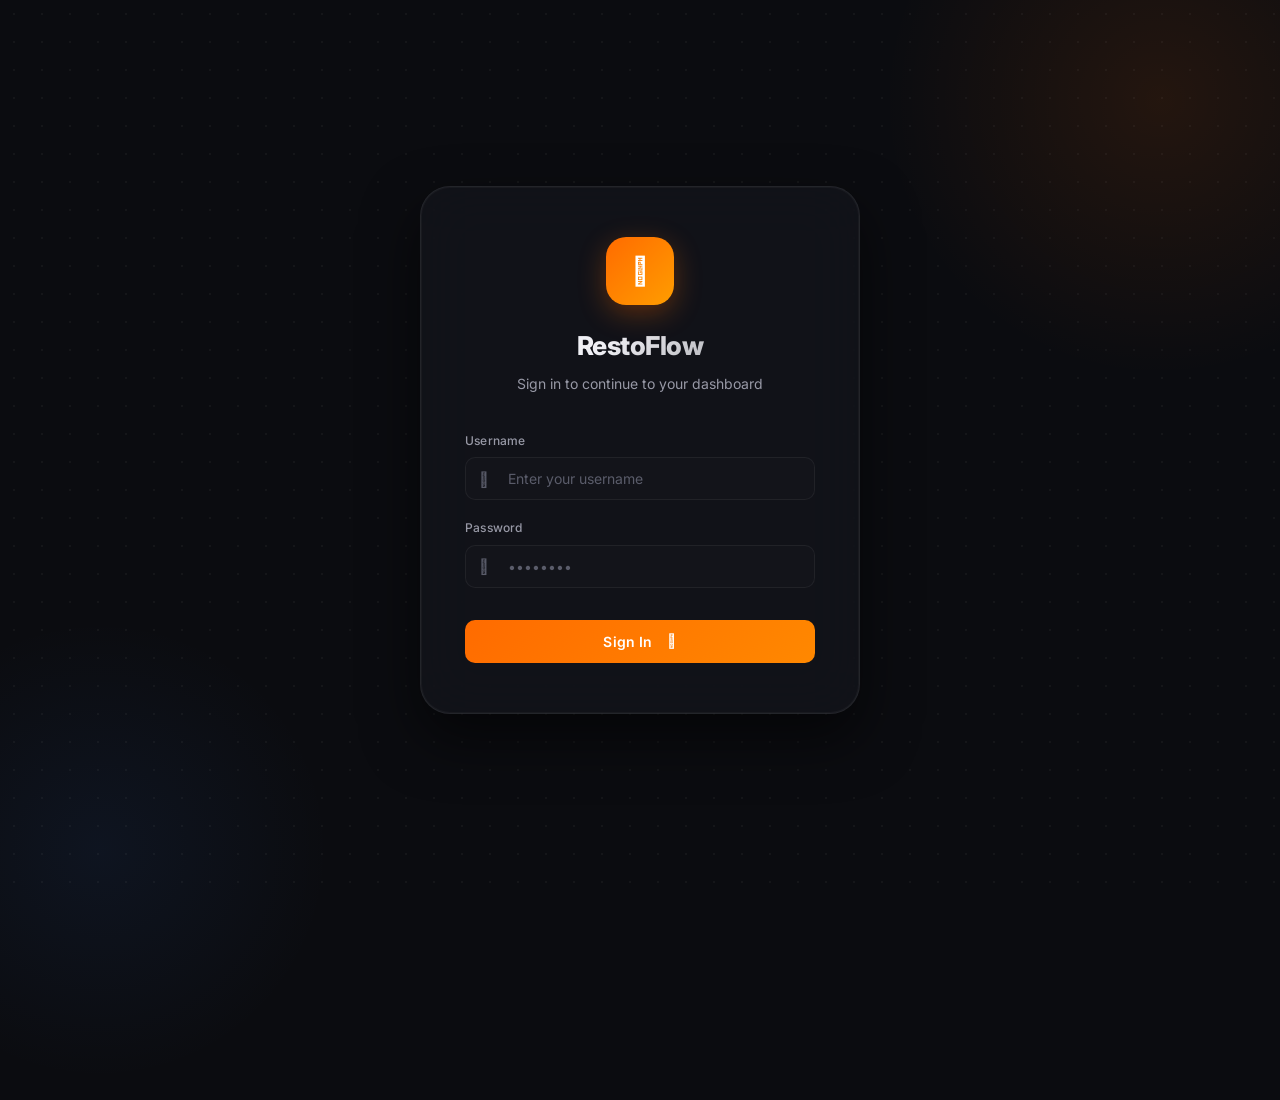
<file: index.html>
<!DOCTYPE html>
<html lang="en">
<head>
  <meta charset="UTF-8">
  <meta name="viewport" content="width=device-width, initial-scale=1.0">
  <title>RestoFlow | Login</title>
  <meta name="description" content="Sign in to your RestoFlow restaurant accounting dashboard.">
  <link rel="stylesheet" href="style.css">
  <link rel="stylesheet" href="https://cdnjs.cloudflare.com/ajax/libs/font-awesome/6.4.0/css/all.min.css">
</head>
<body class="login-body">

  <!-- Dot-grid texture overlay -->
  <div class="login-bg-grid"></div>

  <div class="login-card fade-in">
    <div class="login-header">
      <!-- Animated brand icon -->
      <div class="login-icon-wrap">
        <div class="login-icon">
          <i class="fa-solid fa-utensils"></i>
        </div>
      </div>
      <h1 class="login-title">RestoFlow</h1>
      <p class="login-subtitle">Sign in to continue to your dashboard</p>
    </div>

    <form id="loginForm">
      <div class="form-group">
        <label class="form-label" for="usernameInput">Username</label>
        <div class="input-icon-wrapper">
          <i class="fa-regular fa-user"></i>
          <input
            type="text"
            id="usernameInput"
            class="form-control"
            placeholder="Enter your username"
            required
            autocomplete="username"
          >
        </div>
      </div>

      <div class="form-group" style="margin-bottom: 28px;">
        <label class="form-label" for="passwordInput">Password</label>
        <div class="input-icon-wrapper">
          <i class="fa-solid fa-lock"></i>
          <input
            type="password"
            id="passwordInput"
            class="form-control"
            placeholder="••••••••"
            required
            autocomplete="current-password"
          >
        </div>
      </div>

      <p id="loginError" class="login-error" style="display: none;">
        <i class="fa-solid fa-circle-exclamation"></i> Please fill in all fields.
      </p>

      <button type="submit" class="btn-primary login-btn">
        Sign In &nbsp;<i class="fa-solid fa-arrow-right"></i>
      </button>
    </form>
  </div>

  <script>
    // Already logged in → skip to dashboard
    if (localStorage.getItem('rf_username')) {
      window.location.href = 'dashboard.html';
    }

    document.getElementById('loginForm').addEventListener('submit', function (e) {
      e.preventDefault();
      const username = document.getElementById('usernameInput').value.trim();
      const password = document.getElementById('passwordInput').value.trim();
      const errorEl  = document.getElementById('loginError');

      if (!username || !password) {
        errorEl.style.display = 'flex';
        return;
      }

      localStorage.setItem('rf_username', username);
      window.location.href = 'dashboard.html';
    });
  </script>
</body>
</html>
</file>
<file: style.css>
/* ============================================================
   style.css — RestoFlow Dashboard  (Premium Edition)
   ============================================================ */

@import url('https://fonts.googleapis.com/css2?family=Inter:wght@300;400;500;600;700;800&display=swap');

/* ── Design Tokens ───────────────────────────────────────── */
:root {
  /* Background layers */
  --bg-base:        #0b0c10;
  --bg-surface:     #13141a;
  --bg-elevated:    #1a1c24;
  --bg-hover:       #21232e;

  /* Brand */
  --accent:         #ff6b00;
  --accent-mid:     #ff8533;
  --accent-light:   #ffaa66;
  --accent-glow:    rgba(255, 107, 0, 0.22);

  /* Semantic */
  --green:          #10b981;
  --green-dim:      rgba(16, 185, 129, 0.12);
  --red:            #ef4444;
  --red-dim:        rgba(239, 68, 68, 0.12);
  --blue:           #3b82f6;
  --purple:         #8b5cf6;

  /* Text */
  --text-primary:   #f0f0f5;
  --text-secondary: #9899a6;
  --text-dim:       #5a5c6a;

  /* Borders */
  --border:         rgba(255, 255, 255, 0.06);
  --border-accent:  rgba(255, 107, 0, 0.28);

  /* Shadows */
  --shadow-xs:  0 2px 8px rgba(0,0,0,.28);
  --shadow-sm:  0 4px 16px rgba(0,0,0,.36);
  --shadow-md:  0 12px 32px rgba(0,0,0,.48);
  --shadow-lg:  0 24px 56px rgba(0,0,0,.56);
  --shadow-accent: 0 8px 28px rgba(255,107,0,.32);

  /* Geometry */
  --radius-sm:  10px;
  --radius-md:  16px;
  --radius-lg:  22px;
  --radius-xl:  30px;

  /* Motion */
  --ease-out:   cubic-bezier(0.22, 1, 0.36, 1);
  --ease-spring:cubic-bezier(0.34, 1.56, 0.64, 1);
  --t-fast:     0.18s;
  --t-mid:      0.3s;
  --t-slow:     0.5s;
}

/* ── Reset ───────────────────────────────────────────────── */
*, *::before, *::after {
  margin: 0; padding: 0;
  box-sizing: border-box;
  font-family: 'Inter', 'Poppins', sans-serif;
}

html { -webkit-font-smoothing: antialiased; }

body {
  background-color: var(--bg-base);
  color: var(--text-primary);
  min-height: 100vh;
  overflow-x: hidden;
  line-height: 1.6;
}

a { text-decoration: none; color: inherit; }
ul { list-style: none; }
input, button { border: none; outline: none; background: none; }

/* ── Keyframes ───────────────────────────────────────────── */
@keyframes fadeInUp {
  from { opacity: 0; transform: translateY(28px); }
  to   { opacity: 1; transform: translateY(0); }
}
@keyframes spin {
  to { transform: rotate(360deg); }
}
@keyframes pulse-glow {
  0%, 100% { box-shadow: 0 0 0 0 var(--accent-glow); }
  50%       { box-shadow: 0 0 0 8px transparent; }
}
@keyframes float-orb {
  0%, 100% { transform: translateY(0) scale(1); }
  50%       { transform: translateY(-18px) scale(1.04); }
}

.fade-in { animation: fadeInUp var(--t-slow) var(--ease-out) both; }

/* Stagger card entry animations */
.fade-in > * { animation: fadeInUp var(--t-slow) var(--ease-out) both; }
.fade-in > *:nth-child(1) { animation-delay: 0.04s; }
.fade-in > *:nth-child(2) { animation-delay: 0.10s; }
.fade-in > *:nth-child(3) { animation-delay: 0.16s; }
.fade-in > *:nth-child(4) { animation-delay: 0.22s; }

/* ── App Layout ──────────────────────────────────────────── */
.app-container {
  display: flex;
  height: 100vh;
}

/* ── SIDEBAR ─────────────────────────────────────────────── */
.sidebar {
  width: 264px;
  background: linear-gradient(180deg, #16171f 0%, #111218 100%);
  border-right: 1px solid var(--border);
  padding: 28px 16px;
  display: flex;
  flex-direction: column;
  flex-shrink: 0;
  position: relative;
  overflow: hidden;
  transition: width var(--t-mid) var(--ease-out);
}

/* Subtle bottom-glow accent in sidebar */
.sidebar::after {
  content: '';
  position: absolute;
  bottom: -60px;
  left: 50%;
  transform: translateX(-50%);
  width: 180px;
  height: 180px;
  background: radial-gradient(circle, rgba(255,107,0,.12) 0%, transparent 70%);
  pointer-events: none;
  animation: float-orb 6s ease-in-out infinite;
}

/* ── Sidebar Logo ── */
.sidebar-logo {
  display: flex;
  align-items: center;
  gap: 11px;
  margin-bottom: 40px;
  padding: 0 10px;
  text-decoration: none;
}

.logo-icon {
  width: 38px;
  height: 38px;
  background: linear-gradient(135deg, var(--accent) 0%, #ff9d00 100%);
  border-radius: 10px;
  display: flex;
  align-items: center;
  justify-content: center;
  font-size: 18px;
  color: #fff;
  box-shadow: var(--shadow-accent);
  flex-shrink: 0;
}

.logo-text {
  font-size: 18px;
  font-weight: 800;
  letter-spacing: -0.3px;
  color: var(--text-primary);
}

.logo-text span {
  background: linear-gradient(90deg, var(--accent), var(--accent-light));
  -webkit-background-clip: text;
  -webkit-text-fill-color: transparent;
  background-clip: text;
}

/* ── Sidebar section label ── */
.nav-section-label {
  font-size: 10px;
  font-weight: 600;
  letter-spacing: 1.2px;
  text-transform: uppercase;
  color: var(--text-dim);
  padding: 0 12px;
  margin-bottom: 8px;
  margin-top: 24px;
}

.nav-section-label:first-of-type { margin-top: 0; }

.nav-links {
  display: flex;
  flex-direction: column;
  gap: 3px;
  flex: 1;
}

.nav-item {
  display: flex;
  align-items: center;
  gap: 12px;
  padding: 11px 14px;
  border-radius: var(--radius-sm);
  color: var(--text-secondary);
  font-weight: 500;
  font-size: 14px;
  transition: background var(--t-fast) ease, color var(--t-fast) ease, transform var(--t-fast) var(--ease-out);
  cursor: pointer;
  position: relative;
  overflow: hidden;
}

.nav-item::before {
  content: '';
  position: absolute;
  inset: 0;
  background: linear-gradient(90deg, rgba(255,107,0,0) 0%, rgba(255,107,0,0.06) 100%);
  opacity: 0;
  transition: opacity var(--t-fast) ease;
  border-radius: inherit;
}

.nav-item i {
  font-size: 17px;
  width: 20px;
  text-align: center;
  flex-shrink: 0;
  transition: color var(--t-fast) ease;
}

.nav-item:hover {
  background: var(--bg-hover);
  color: var(--text-primary);
  transform: translateX(3px);
}
.nav-item:hover::before { opacity: 1; }

/* Active nav pill */
.nav-item.active {
  background: linear-gradient(135deg, rgba(255,107,0,.18) 0%, rgba(255,133,51,.08) 100%);
  color: var(--accent-light);
  border: 1px solid var(--border-accent);
}
.nav-item.active i { color: var(--accent); }

/* Active left bar indicator */
.nav-item.active::after {
  content: '';
  position: absolute;
  left: 0; top: 20%; bottom: 20%;
  width: 3px;
  background: linear-gradient(180deg, var(--accent), var(--accent-mid));
  border-radius: 0 3px 3px 0;
}

/* ── Sidebar Footer (logout hint) ── */
.sidebar-footer {
  margin-top: auto;
  padding-top: 24px;
  border-top: 1px solid var(--border);
}

.sidebar-footer .nav-item { color: var(--text-dim); font-size: 13px; }
.sidebar-footer .nav-item:hover { color: var(--red); }
.sidebar-footer .nav-item:hover i { color: var(--red); }

/* ── MAIN CONTENT ─────────────────────────────────────────── */
.main-content {
  flex: 1;
  display: flex;
  flex-direction: column;
  overflow-y: auto;
  overflow-x: hidden;
  min-width: 0;
  background: var(--bg-base);
  position: relative;
}

/* Ambient orb behind content */
.main-content::before {
  content: '';
  position: fixed;
  top: -120px; right: -100px;
  width: 520px; height: 520px;
  background: radial-gradient(circle, rgba(255,107,0,.055) 0%, transparent 68%);
  pointer-events: none;
  z-index: 0;
}
.main-content::after {
  content: '';
  position: fixed;
  bottom: -80px; left: 260px;
  width: 400px; height: 400px;
  background: radial-gradient(circle, rgba(59,130,246,.04) 0%, transparent 65%);
  pointer-events: none;
  z-index: 0;
}

/* ── TOP HEADER ──────────────────────────────────────────── */
.top-header {
  height: 72px;
  padding: 0 36px;
  display: flex;
  align-items: center;
  justify-content: space-between;
  border-bottom: 1px solid var(--border);
  background: rgba(11, 12, 16, 0.82);
  backdrop-filter: blur(18px);
  -webkit-backdrop-filter: blur(18px);
  position: sticky;
  top: 0;
  z-index: 50;
  flex-shrink: 0;
}

.page-title {
  font-size: 20px;
  font-weight: 700;
  letter-spacing: -0.3px;
  color: var(--text-primary);
}

/* Breadcrumb-style subtitle */
.page-subtitle {
  font-size: 12px;
  color: var(--text-dim);
  font-weight: 400;
  margin-top: 1px;
}

/* ── Profile Area ── */
.user-profile {
  display: flex;
  align-items: center;
  gap: 12px;
  cursor: pointer;
  padding: 7px 12px 7px 16px;
  border-radius: 50px;
  border: 1px solid var(--border);
  background: var(--bg-elevated);
  transition: all var(--t-fast) ease;
}

.user-profile:hover {
  border-color: var(--border-accent);
  background: var(--bg-hover);
  box-shadow: 0 4px 16px rgba(255,107,0,.1);
}

.user-info {
  display: flex;
  flex-direction: column;
  align-items: flex-end;
}

.user-name {
  font-weight: 600;
  font-size: 13px;
  line-height: 1.2;
  color: var(--text-primary);
}

.user-role {
  font-size: 10px;
  color: var(--accent);
  font-weight: 600;
  letter-spacing: 0.8px;
  text-transform: uppercase;
}

/* Avatar */
.avatar {
  width: 36px;
  height: 36px;
  border-radius: 50%;
  object-fit: cover;
  border: 2px solid var(--accent);
  box-shadow: 0 0 0 3px rgba(255,107,0,.18);
  transition: box-shadow var(--t-fast) ease;
  flex-shrink: 0;
  background: var(--bg-hover);
}

.user-profile:hover .avatar {
  box-shadow: 0 0 0 4px rgba(255,107,0,.3), var(--shadow-accent);
}

/* ── CONTENT WRAPPER ─────────────────────────────────────── */
.content-wrapper {
  padding: 32px 36px 48px;
  position: relative;
  z-index: 1;
}

/* ── SECTION HEADING ─────────────────────────────────────── */
.section-heading {
  font-size: 13px;
  font-weight: 600;
  text-transform: uppercase;
  letter-spacing: 1px;
  color: var(--text-dim);
  margin-bottom: 16px;
}

/* ── CARD ────────────────────────────────────────────────── */
.card {
  background: linear-gradient(145deg, var(--bg-elevated) 0%, var(--bg-surface) 100%);
  border: 1px solid var(--border);
  border-radius: var(--radius-lg);
  padding: 24px;
  box-shadow: var(--shadow-sm);
  transition:
    transform var(--t-mid) var(--ease-out),
    box-shadow var(--t-mid) ease,
    border-color var(--t-mid) ease;
  position: relative;
  overflow: hidden;
}

/* Subtle inner top-edge highlight */
.card::before {
  content: '';
  position: absolute;
  top: 0; left: 0; right: 0;
  height: 1px;
  background: linear-gradient(90deg, transparent 0%, rgba(255,255,255,.06) 50%, transparent 100%);
  pointer-events: none;
}

.card:hover {
  transform: translateY(-4px);
  box-shadow: var(--shadow-md);
  border-color: rgba(255,255,255,.10);
}

/* ── Card Header ── */
.card-header {
  display: flex;
  align-items: center;
  justify-content: space-between;
  margin-bottom: 22px;
  gap: 12px;
}

.card-title {
  font-size: 15px;
  font-weight: 700;
  letter-spacing: -0.2px;
  display: flex;
  align-items: center;
  gap: 8px;
}

.card-title i { color: var(--accent); font-size: 16px; }

/* ── STATS GRID ──────────────────────────────────────────── */
.stats-grid {
  display: grid;
  grid-template-columns: repeat(auto-fit, minmax(250px, 1fr));
  gap: 18px;
  margin-bottom: 28px;
}

/* Stat Card overrides */
.stat-card {
  display: flex;
  align-items: center;
  gap: 18px;
  padding: 20px 22px;
  position: relative;
  overflow: hidden;
}

/* Watermark icon in background */
.stat-card::after {
  content: '';
  position: absolute;
  right: -8px; top: -8px;
  width: 80px; height: 80px;
  background: inherit;
  opacity: 0;  /* overridden per-card */
  pointer-events: none;
}

.stat-card:hover { transform: translateY(-5px); }

/* Gradient border-left using box-shadow trick */
.stat-card.border-green {
  border-left: 3px solid var(--green);
  box-shadow: var(--shadow-sm), inset 3px 0 14px rgba(16,185,129,.06);
}
.stat-card.border-red {
  border-left: 3px solid var(--red);
  box-shadow: var(--shadow-sm), inset 3px 0 14px rgba(239,68,68,.06);
}
.stat-card.border-orange {
  border-left: 3px solid var(--accent);
  box-shadow: var(--shadow-sm), inset 3px 0 14px rgba(255,107,0,.06);
}

/* ── Stat Icon ── */
.stat-icon {
  width: 52px;
  height: 52px;
  border-radius: 14px;
  display: flex;
  align-items: center;
  justify-content: center;
  font-size: 20px;
  flex-shrink: 0;
  position: relative;
  transition: transform var(--t-fast) var(--ease-spring);
}

/* Icon colour variants */
.stat-icon.green { background: var(--green-dim); color: var(--green); }
.stat-icon.red   { background: var(--red-dim);   color: var(--red); }
.stat-icon.orange {
  background: rgba(255,107,0,.12);
  color: var(--accent);
}

.stat-card:hover .stat-icon { transform: scale(1.12) rotate(-4deg); }

/* ── Stat Details ── */
.stat-details { display: flex; flex-direction: column; min-width: 0; flex: 1; }

.stat-label {
  color: var(--text-secondary);
  font-size: 12px;
  font-weight: 500;
  margin-bottom: 5px;
  letter-spacing: 0.2px;
}

.stat-value {
  font-size: 26px;
  font-weight: 800;
  letter-spacing: -0.8px;
  color: var(--text-primary);
  line-height: 1;
}

.stat-badge {
  margin-left: auto;
  font-weight: 700;
  font-size: 12px;
  white-space: nowrap;
  display: flex;
  align-items: center;
  gap: 3px;
  padding: 4px 10px;
  border-radius: 20px;
  flex-shrink: 0;
}
.stat-badge.up   {
  color: var(--green);
  background: var(--green-dim);
}
.stat-badge.down {
  color: var(--red);
  background: var(--red-dim);
}

/* ── Tooltip ── */
.stat-card[data-tip] { cursor: default; }

.stat-card[data-tip]::before {
  content: attr(data-tip);
  position: absolute;
  bottom: calc(100% + 10px);
  left: 50%;
  transform: translateX(-50%) translateY(4px);
  background: var(--bg-hover);
  color: var(--text-secondary);
  font-size: 11px;
  padding: 6px 12px;
  border-radius: 8px;
  white-space: nowrap;
  border: 1px solid var(--border);
  opacity: 0;
  pointer-events: none;
  transition: opacity var(--t-fast) ease, transform var(--t-fast) ease;
  z-index: 100;
  box-shadow: var(--shadow-xs);
}

/* Override card::before (inner highlight) for stat-card with data-tip */
.stat-card[data-tip]::before { content: attr(data-tip); }
/* Workaround — use a real ::after for the inner highlight since ::before is spoken for */

.stat-card[data-tip]:hover::before {
  opacity: 1;
  transform: translateX(-50%) translateY(0);
}

/* ── CHARTS SECTION (Dashboard 2-col) ────────────────────── */
.charts-section {
  display: grid;
  grid-template-columns: 2fr 1fr;
  gap: 18px;
  margin-bottom: 28px;
}

/* ── Chart Card ── */
.chart-card { position: relative; }

.chart-wrapper {
  position: relative;
  width: 100%;
  height: 320px;
  overflow: hidden;
  border-radius: var(--radius-sm);
}

/* Chart loading overlay */
.chart-loader {
  position: absolute;
  inset: 0;
  display: flex;
  align-items: center;
  justify-content: center;
  background: var(--bg-elevated);
  border-radius: var(--radius-sm);
  z-index: 5;
  transition: opacity var(--t-slow) ease;
}
.chart-loader.hidden { opacity: 0; pointer-events: none; }

.spinner {
  width: 32px; height: 32px;
  border: 2.5px solid var(--border);
  border-top-color: var(--accent);
  border-radius: 50%;
  animation: spin 0.75s linear infinite;
}

/* ── Chart Legend ── */
.chart-legend {
  display: flex;
  gap: 16px;
  align-items: center;
  flex-wrap: wrap;
}

.legend-item {
  display: flex;
  align-items: center;
  gap: 6px;
  font-size: 12px;
  color: var(--text-secondary);
  font-weight: 500;
}

.legend-dot {
  width: 8px; height: 8px;
  border-radius: 50%;
  flex-shrink: 0;
}
.legend-dot.green  { background: var(--green); }
.legend-dot.red    { background: var(--red); }
.legend-dot.orange { background: var(--accent); }

/* ── BUTTONS ─────────────────────────────────────────────── */
.btn-primary {
  background: linear-gradient(135deg, var(--accent) 0%, #ff8800 100%);
  color: #fff;
  padding: 11px 22px;
  border-radius: 10px;
  font-weight: 600;
  font-size: 13px;
  cursor: pointer;
  transition:
    transform var(--t-fast) var(--ease-spring),
    box-shadow var(--t-fast) ease,
    filter var(--t-fast) ease;
  display: inline-flex;
  align-items: center;
  gap: 7px;
  justify-content: center;
  white-space: nowrap;
  letter-spacing: 0.1px;
  position: relative;
  overflow: hidden;
}

/* Shimmer on hover */
.btn-primary::after {
  content: '';
  position: absolute;
  top: 0; left: -100%;
  width: 60%; height: 100%;
  background: linear-gradient(90deg, transparent, rgba(255,255,255,.18), transparent);
  transition: left 0.4s ease;
}
.btn-primary:hover::after { left: 160%; }

.btn-primary:hover {
  transform: translateY(-2px) scale(1.02);
  box-shadow: var(--shadow-accent);
  filter: brightness(1.08);
}
.btn-primary:active {
  transform: translateY(0) scale(0.99);
  box-shadow: none;
}

.btn-danger {
  background: rgba(239,68,68,.1);
  color: var(--red);
  padding: 6px 12px;
  border-radius: 8px;
  font-weight: 500;
  cursor: pointer;
  font-size: 12px;
  transition: background var(--t-fast) ease, color var(--t-fast) ease;
}
.btn-danger:hover { background: var(--red); color: #fff; }

/* ── FORMS ───────────────────────────────────────────────── */
.form-group { margin-bottom: 18px; }

.form-label {
  display: block;
  font-size: 12px;
  color: var(--text-secondary);
  margin-bottom: 7px;
  font-weight: 500;
  letter-spacing: 0.2px;
}

.form-control {
  width: 100%;
  background: var(--bg-surface);
  border: 1px solid var(--border);
  color: var(--text-primary);
  padding: 12px 14px;
  border-radius: 10px;
  font-size: 14px;
  transition: border-color var(--t-fast) ease, box-shadow var(--t-fast) ease;
}
.form-control::placeholder { color: var(--text-dim); }

.form-control:focus {
  border-color: rgba(255,107,0,.5);
  box-shadow: 0 0 0 3px rgba(255,107,0,.1);
}

.input-icon-wrapper { position: relative; }

.input-icon-wrapper i {
  position: absolute;
  left: 14px; top: 50%;
  transform: translateY(-50%);
  color: var(--text-dim);
  font-size: 15px;
  pointer-events: none;
}

.input-icon-wrapper .form-control { padding-left: 42px; }

/* ── TABLES ──────────────────────────────────────────────── */
.data-table { width: 100%; border-collapse: collapse; }

.data-table th, .data-table td {
  padding: 13px 16px;
  text-align: left;
  border-bottom: 1px solid var(--border);
  font-size: 13px;
}

.data-table th {
  color: var(--text-dim);
  font-weight: 600;
  font-size: 11px;
  text-transform: uppercase;
  letter-spacing: 0.7px;
}

.data-table tr:last-child td { border-bottom: none; }

.data-table tbody tr {
  transition: background var(--t-fast) ease;
}
.data-table tbody tr:hover td {
  background: rgba(255,255,255,.025);
}

/* ── LOGIN PAGE ──────────────────────────────────────────── */
.login-body {
  display: flex;
  align-items: center;
  justify-content: center;
  min-height: 100vh;
  position: relative;
  background: var(--bg-base);
  overflow: hidden;
}

/* Ambient background glow */
.login-body::before {
  content: '';
  position: absolute;
  top: -200px; right: -180px;
  width: 600px; height: 600px;
  background: radial-gradient(circle, rgba(255,107,0,.1) 0%, transparent 65%);
  pointer-events: none;
}
.login-body::after {
  content: '';
  position: absolute;
  bottom: -200px; left: -150px;
  width: 500px; height: 500px;
  background: radial-gradient(circle, rgba(59,130,246,.07) 0%, transparent 65%);
  pointer-events: none;
}

/* Dot-grid texture */
.login-bg-grid {
  position: absolute;
  inset: 0;
  background-image: radial-gradient(circle, rgba(255,255,255,.04) 1px, transparent 1px);
  background-size: 28px 28px;
  pointer-events: none;
}

.login-card {
  background: rgba(20, 21, 28, 0.72);
  backdrop-filter: blur(28px);
  -webkit-backdrop-filter: blur(28px);
  border: 1px solid rgba(255,255,255,.08);
  padding: 50px 44px;
  border-radius: var(--radius-xl);
  width: 100%;
  max-width: 440px;
  z-index: 2;
  box-shadow: var(--shadow-lg), 0 0 0 1px rgba(255,255,255,.03) inset;
  margin: 20px;
}

.login-header {
  text-align: center;
  margin-bottom: 36px;
}

.login-icon-wrap {
  position: relative;
  display: inline-block;
  margin-bottom: 20px;
}

.login-icon {
  width: 68px; height: 68px;
  background: linear-gradient(135deg, var(--accent) 0%, #ff9d00 100%);
  border-radius: 20px;
  display: flex;
  align-items: center;
  justify-content: center;
  font-size: 28px;
  color: #fff;
  margin: 0 auto;
  box-shadow: var(--shadow-accent);
  animation: pulse-glow 2.8s ease-in-out infinite;
}

.login-title {
  font-size: 26px;
  font-weight: 800;
  letter-spacing: -0.5px;
  margin-bottom: 6px;
  background: linear-gradient(135deg, var(--text-primary) 40%, rgba(240,240,245,.55) 100%);
  -webkit-background-clip: text;
  -webkit-text-fill-color: transparent;
  background-clip: text;
}

.login-subtitle {
  color: var(--text-secondary);
  font-size: 14px;
}

.login-btn {
  width: 100%; margin-top: 4px;
  font-size: 14px; padding: 13px;
}

.login-error {
  color: var(--red);
  font-size: 12px;
  margin-bottom: 14px;
  display: flex;
  align-items: center;
  gap: 6px;
  background: rgba(239,68,68,.07);
  border: 1px solid rgba(239,68,68,.2);
  padding: 10px 14px;
  border-radius: 8px;
}

/* ── AI FEATURE CARDS ────────────────────────────────────── */
.ai-features-grid {
  display: grid;
  grid-template-columns: repeat(auto-fit, minmax(230px, 1fr));
  gap: 14px;
}

.ai-feature-card {
  background: rgba(255,255,255,.025);
  border: 1px solid var(--border);
  border-radius: var(--radius-md);
  padding: 18px 20px;
  display: flex;
  align-items: flex-start;
  gap: 14px;
  transition:
    background var(--t-mid) ease,
    border-color var(--t-mid) ease,
    transform var(--t-mid) var(--ease-out),
    box-shadow var(--t-mid) ease;
}

.ai-feature-card:hover {
  background: rgba(255,107,0,.05);
  border-color: var(--border-accent);
  transform: translateY(-3px);
  box-shadow: 0 8px 24px rgba(255,107,0,.1);
}

.ai-feature-card .stat-icon { flex-shrink: 0; border-radius: 12px; }

.ai-feature-title {
  font-weight: 700;
  font-size: 14px;
  margin-bottom: 5px;
  color: var(--text-primary);
}

.ai-feature-desc {
  font-size: 12px;
  color: var(--text-secondary);
  line-height: 1.6;
}

/* ── RESPONSIVE ──────────────────────────────────────────── */
@media (max-width: 1100px) {
  .sidebar { width: 240px; }
}

@media (max-width: 900px) {
  .charts-section { grid-template-columns: 1fr; }
}

@media (max-width: 768px) {
  .app-container { flex-direction: column; }

  .sidebar {
    width: 100%;
    height: auto;
    padding: 12px 14px;
    flex-direction: row;
    align-items: center;
    flex-wrap: wrap;
    gap: 8px;
  }
  .sidebar::after { display: none; }
  .sidebar-logo { margin-bottom: 0; }
  .nav-section-label { display: none; }

  .nav-links { flex-direction: row; flex-wrap: wrap; gap: 5px; }

  .nav-item span { display: none; }
  .nav-item { padding: 10px 12px; gap: 0; }
  .nav-item.active::after { display: none; }

  .sidebar-footer { display: none; }

  .content-wrapper { padding: 20px 16px 36px; }
  .top-header { padding: 0 16px; height: 62px; }
  .page-title { font-size: 17px; }

  .chart-wrapper { height: 240px; }
  .stats-grid { grid-template-columns: 1fr; }
  .ai-features-grid { grid-template-columns: 1fr; }

  .user-profile { padding: 5px 8px 5px 12px; }
  .user-info { display: none; }
}

@media (max-width: 480px) {
  .login-card { padding: 36px 22px; }
  .stat-value { font-size: 22px; }
}
</file>
